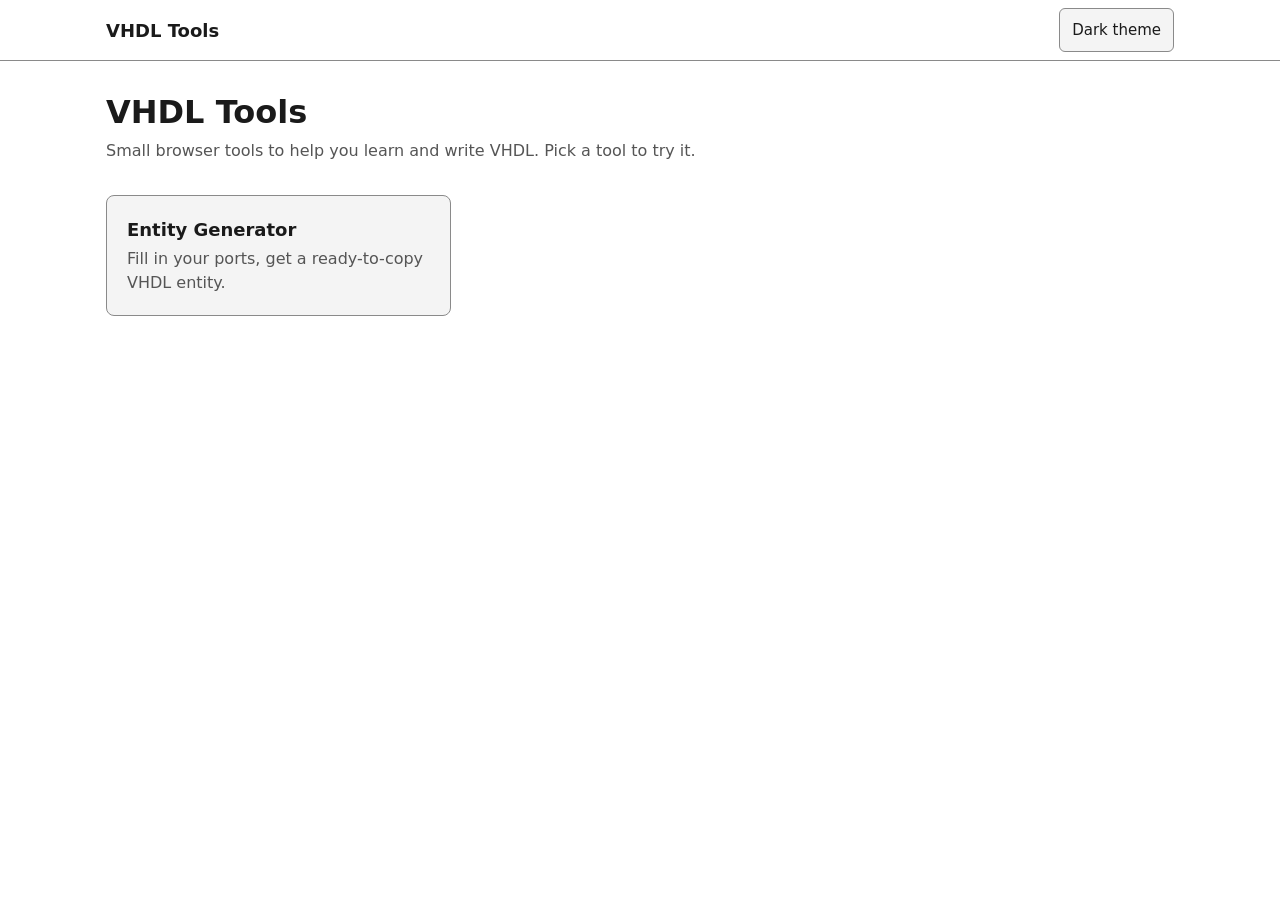
<file: index.html>
<!doctype html>
<html lang="en" data-theme="light">
<head>
  <meta charset="utf-8">
  <meta name="viewport" content="width=device-width, initial-scale=1">
  <title>VHDL Tools</title>
  <!-- Apply a saved dark theme before the page draws, to avoid a white flash -->
  <script>
    try {
      if (localStorage.getItem("theme") === "dark") {
        document.documentElement.setAttribute("data-theme", "dark");
      }
    } catch (e) {}
  </script>
  <link rel="stylesheet" href="css/style.css">
</head>
<body>
  <header class="site-header">
    <div class="container">
      <a class="site-name" href="index.html">VHDL Tools</a>
      <button type="button" id="theme-toggle" class="theme-toggle" aria-pressed="false">Dark theme</button>
    </div>
  </header>

  <main>
    <div class="container">
      <h1>VHDL Tools</h1>
      <p class="intro">Small browser tools to help you learn and write VHDL. Pick a tool to try it.</p>

      <ul class="tool-grid">
        <li>
          <a class="card" href="tools/entity-generator/index.html">
            <span class="card-title">Entity Generator</span>
            <span class="card-desc">Fill in your ports, get a ready-to-copy VHDL entity.</span>
          </a>
        </li>
      </ul>
    </div>
  </main>

  <script src="js/theme.js"></script>
</body>
</html>
</file>
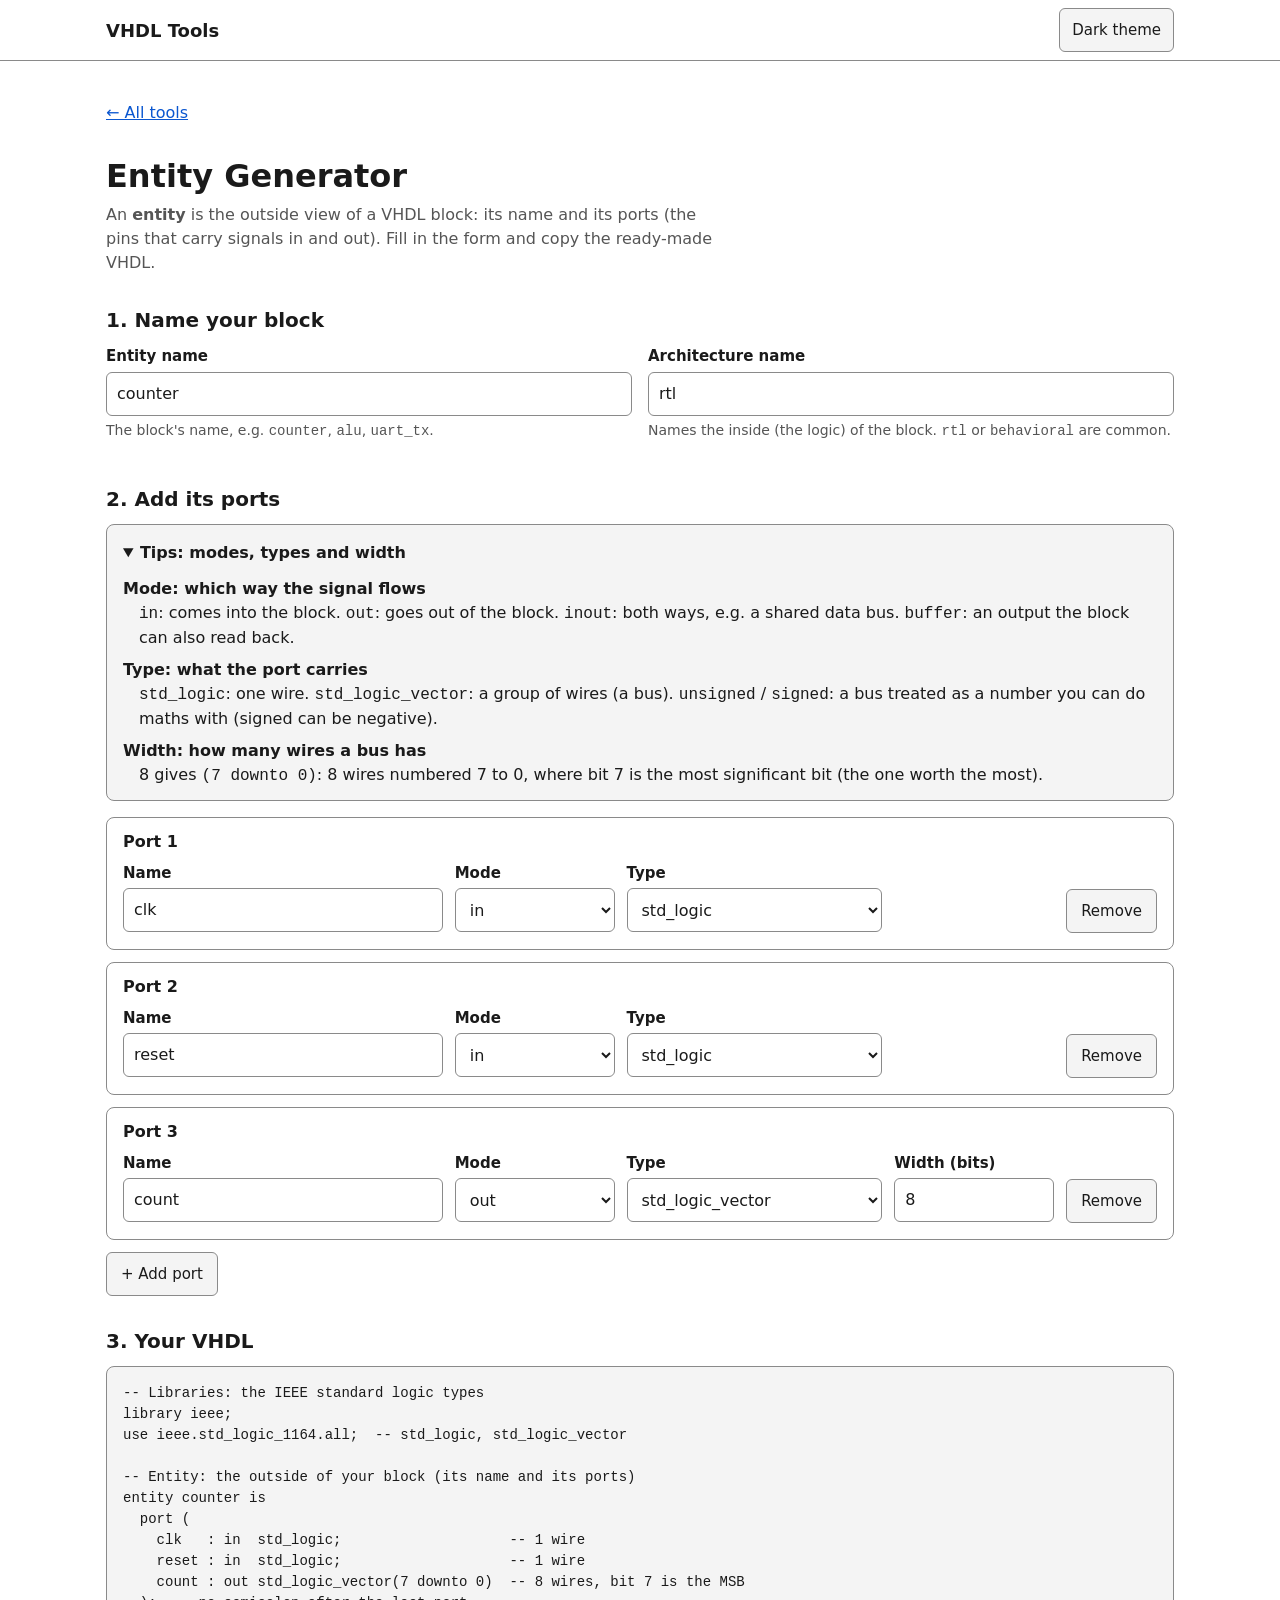
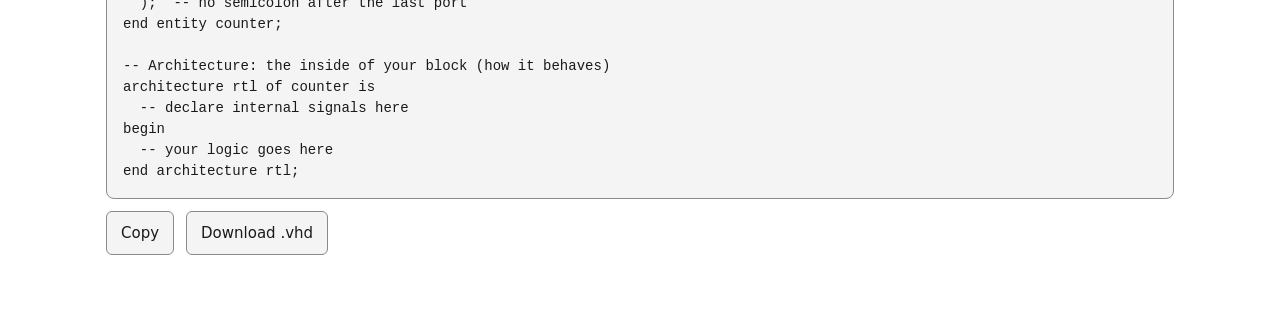
<file: tools/entity-generator/index.html>
<!doctype html>
<html lang="en" data-theme="light">
<head>
  <meta charset="utf-8">
  <meta name="viewport" content="width=device-width, initial-scale=1">
  <title>Entity Generator – VHDL Tools</title>
  <!-- Apply a saved dark theme before the page draws, to avoid a white flash -->
  <script>
    try {
      if (localStorage.getItem("theme") === "dark") {
        document.documentElement.setAttribute("data-theme", "dark");
      }
    } catch (e) {}
  </script>
  <link rel="stylesheet" href="../../css/style.css">
</head>
<body>
  <header class="site-header">
    <div class="container">
      <a class="site-name" href="../../index.html">VHDL Tools</a>
      <button type="button" id="theme-toggle" class="theme-toggle" aria-pressed="false">Dark theme</button>
    </div>
  </header>

  <main>
    <div class="container">
      <a class="back-link" href="../../index.html">← All tools</a>
      <h1>Entity Generator</h1>
      <p class="intro">An <strong>entity</strong> is the outside view of a VHDL block: its name and its ports (the pins that carry signals in and out). Fill in the form and copy the ready-made VHDL.</p>

      <form id="entity-form" novalidate>
        <section class="section" aria-labelledby="names-heading">
          <h2 id="names-heading">1. Name your block</h2>
          <div class="name-fields">
            <div class="field">
              <label for="entity-name">Entity name</label>
              <input type="text" id="entity-name" value="counter" autocomplete="off" spellcheck="false" aria-describedby="entity-name-hint entity-name-error">
              <p class="hint" id="entity-name-hint">The block's name, e.g. <code>counter</code>, <code>alu</code>, <code>uart_tx</code>.</p>
              <p class="error" id="entity-name-error"></p>
            </div>
            <div class="field">
              <label for="arch-name">Architecture name</label>
              <input type="text" id="arch-name" value="rtl" autocomplete="off" spellcheck="false" aria-describedby="arch-name-hint arch-name-error">
              <p class="hint" id="arch-name-hint">Names the inside (the logic) of the block. <code>rtl</code> or <code>behavioral</code> are common.</p>
              <p class="error" id="arch-name-error"></p>
            </div>
          </div>
        </section>

        <section class="section" aria-labelledby="ports-heading">
          <h2 id="ports-heading">2. Add its ports</h2>

          <details class="tips" open>
            <summary>Tips: modes, types and width</summary>
            <dl>
              <dt>Mode: which way the signal flows</dt>
              <dd><code>in</code>: comes into the block. <code>out</code>: goes out of the block. <code>inout</code>: both ways, e.g. a shared data bus. <code>buffer</code>: an output the block can also read back.</dd>
              <dt>Type: what the port carries</dt>
              <dd><code>std_logic</code>: one wire. <code>std_logic_vector</code>: a group of wires (a bus). <code>unsigned</code> / <code>signed</code>: a bus treated as a number you can do maths with (signed can be negative).</dd>
              <dt>Width: how many wires a bus has</dt>
              <dd>8 gives <code>(7 downto 0)</code>: 8 wires numbered 7 to 0, where bit 7 is the most significant bit (the one worth the most).</dd>
            </dl>
          </details>

          <ol class="port-list" id="port-list"></ol>
          <p class="error" id="ports-error"></p>
          <button type="button" class="button" id="add-port">+ Add port</button>
        </section>
      </form>

      <section class="section" aria-labelledby="output-heading">
        <h2 id="output-heading">3. Your VHDL</h2>
        <pre class="code-box" id="output" tabindex="0" aria-label="Generated VHDL code"></pre>
        <div class="actions">
          <button type="button" class="button" id="copy-btn">Copy</button>
          <button type="button" class="button" id="download-btn">Download .vhd</button>
          <p class="status" id="status" role="status"></p>
        </div>
      </section>
    </div>
  </main>

  <script src="../../js/theme.js"></script>
  <script src="entity-generator.js"></script>
</body>
</html>
</file>
<file: css/style.css>
/* Shared styles for every page in the portal.
   Simple and neutral for now: the visual design will be chosen later. */

/* ---------- Theme colors ----------
   Every color is a variable, so the dark theme only has to swap values.
   All text/background pairs meet WCAG AA contrast (4.5:1 or more). */
:root,
:root[data-theme="light"] {
  color-scheme: light;
  --bg: #ffffff;
  --surface: #f4f4f4;
  --text: #1a1a1a;
  --text-muted: #555555;
  --border: #8a8a8a;
  --link: #0b57d0;
  --focus: #0b57d0;
  --error: #b3261e;
}

:root[data-theme="dark"] {
  color-scheme: dark;
  --bg: #121212;
  --surface: #1e1e1e;
  --text: #ededed;
  --text-muted: #b3b3b3;
  --border: #7a7a7a;
  --link: #8ab4f8;
  --focus: #8ab4f8;
  --error: #ffb4ab;
}

/* ---------- Base ---------- */
*,
*::before,
*::after {
  box-sizing: border-box;
}

html {
  -webkit-text-size-adjust: 100%;
}

body {
  margin: 0;
  background: var(--bg);
  color: var(--text);
  font-family: system-ui, -apple-system, "Segoe UI", Roboto, sans-serif;
  font-size: 1rem;
  line-height: 1.5;
}

a {
  color: var(--link);
}

a:focus-visible,
button:focus-visible,
input:focus-visible,
select:focus-visible,
summary:focus-visible,
pre:focus-visible {
  outline: 3px solid var(--focus);
  outline-offset: 2px;
}

/* Make the hidden attribute always win over display rules below */
[hidden] {
  display: none !important;
}

/* Centered column with a 16px side gutter on small screens */
.container {
  width: 100%;
  max-width: 1100px;
  margin: 0 auto;
  padding: 0 16px;
}

/* ---------- Header (same on every page) ---------- */
.site-header {
  border-bottom: 1px solid var(--border);
}

.site-header .container {
  display: flex;
  align-items: center;
  justify-content: space-between;
  gap: 12px;
  min-height: 60px;
}

.site-name {
  color: var(--text);
  font-weight: 700;
  font-size: 1.125rem;
  text-decoration: none;
}

.site-name:hover {
  text-decoration: underline;
}

.theme-toggle {
  font: inherit;
  font-size: 0.9375rem;
  color: var(--text);
  background: var(--surface);
  border: 1px solid var(--border);
  border-radius: 6px;
  padding: 8px 12px;
  min-height: 44px; /* comfortable tap target on phones */
  cursor: pointer;
}

.theme-toggle[aria-pressed="true"] {
  border-color: var(--text);
}

/* ---------- Main content ---------- */
main {
  padding: 32px 0 48px;
}

h1 {
  font-size: 1.75rem;
  line-height: 1.2;
  margin: 0 0 8px;
}

.intro {
  color: var(--text-muted);
  margin: 0 0 32px;
  max-width: 60ch;
}

.back-link {
  display: inline-block;
  margin-bottom: 24px;
  padding: 8px 0;
}

/* ---------- Tool cards ----------
   1 column on phones, 2 on tablets, 3 on desktop. */
.tool-grid {
  display: grid;
  grid-template-columns: 1fr;
  gap: 16px;
  list-style: none;
  margin: 0;
  padding: 0;
}

.card {
  display: block;
  height: 100%;
  padding: 20px;
  background: var(--surface);
  border: 1px solid var(--border);
  border-radius: 8px;
  color: var(--text);
  text-decoration: none;
}

.card:hover .card-title {
  text-decoration: underline;
}

.card-title {
  display: block;
  font-size: 1.125rem;
  font-weight: 600;
  margin-bottom: 4px;
}

.card-desc {
  display: block;
  color: var(--text-muted);
}

@media (min-width: 600px) {
  .tool-grid {
    grid-template-columns: repeat(2, 1fr);
  }

  h1 {
    font-size: 2rem;
  }
}

@media (min-width: 960px) {
  .tool-grid {
    grid-template-columns: repeat(3, 1fr);
  }
}

/* ---------- Forms (shared by all tools) ---------- */
.section {
  margin-bottom: 32px;
}

h2 {
  font-size: 1.25rem;
  line-height: 1.3;
  margin: 0 0 12px;
}

.field {
  display: flex;
  flex-direction: column;
  gap: 4px;
  margin-bottom: 12px;
  min-width: 0;
}

label {
  font-weight: 600;
  font-size: 0.9375rem;
}

input[type="text"],
select {
  font: inherit;
  color: var(--text);
  background: var(--bg);
  border: 1px solid var(--border);
  border-radius: 6px;
  padding: 8px 10px;
  min-height: 44px;
  width: 100%;
}

input[aria-invalid="true"] {
  border-color: var(--error);
  border-width: 2px;
}

.button {
  font: inherit;
  font-size: 0.9375rem;
  color: var(--text);
  background: var(--surface);
  border: 1px solid var(--border);
  border-radius: 6px;
  padding: 8px 14px;
  min-height: 44px;
  cursor: pointer;
}

.button:disabled {
  cursor: not-allowed;
  opacity: 0.6;
}

.hint {
  color: var(--text-muted);
  font-size: 0.875rem;
  margin: 0;
}

.error {
  color: var(--error);
  font-size: 0.875rem;
  font-weight: 600;
  margin: 0;
}

.error:empty {
  display: none;
}

.name-fields {
  display: grid;
  grid-template-columns: 1fr;
  gap: 0 16px;
}

/* Tips box */
.tips {
  background: var(--surface);
  border: 1px solid var(--border);
  border-radius: 8px;
  padding: 12px 16px;
  margin-bottom: 16px;
}

.tips summary {
  font-weight: 600;
  cursor: pointer;
  padding: 4px 0;
}

.tips dl {
  margin: 8px 0 0;
}

.tips dt {
  font-weight: 600;
  margin-top: 8px;
}

.tips dd {
  margin: 0 0 0 16px;
}

code,
pre {
  font-family: ui-monospace, SFMono-Regular, Menlo, Consolas, "Liberation Mono", monospace;
}

/* Port rows: stacked on phones, one row on wider screens */
.port-list {
  list-style: none;
  margin: 0 0 12px;
  padding: 0;
}

.port-row {
  border: 1px solid var(--border);
  border-radius: 8px;
  padding: 12px 16px 4px;
  margin-bottom: 12px;
}

.port-row h3 {
  font-size: 1rem;
  margin: 0 0 8px;
}

.port-fields {
  display: grid;
  grid-template-columns: 1fr;
  gap: 0 12px;
}

.port-remove {
  align-self: start;
  margin-bottom: 12px;
}

/* Output */
.code-box {
  background: var(--surface);
  color: var(--text);
  border: 1px solid var(--border);
  border-radius: 8px;
  padding: 16px;
  margin: 0 0 12px;
  overflow-x: auto; /* long lines scroll inside the box, not the page */
  font-size: 0.875rem;
  line-height: 1.5;
  white-space: pre;
}

.code-box.is-blocked {
  white-space: normal;
  font-family: inherit;
  color: var(--text-muted);
}

.actions {
  display: flex;
  flex-wrap: wrap;
  align-items: center;
  gap: 8px 12px;
}

.status {
  color: var(--text-muted);
  font-size: 0.9375rem;
  margin: 0;
}

@media (min-width: 600px) {
  .name-fields {
    grid-template-columns: 1fr 1fr;
  }

  .port-fields {
    grid-template-columns: 2fr 1fr 1.6fr 1fr auto;
    align-items: start;
  }

  .port-remove {
    grid-column: 5;
    grid-row: 1;
    margin-top: 27px; /* line up with the inputs, below their labels */
  }
}
</file>
